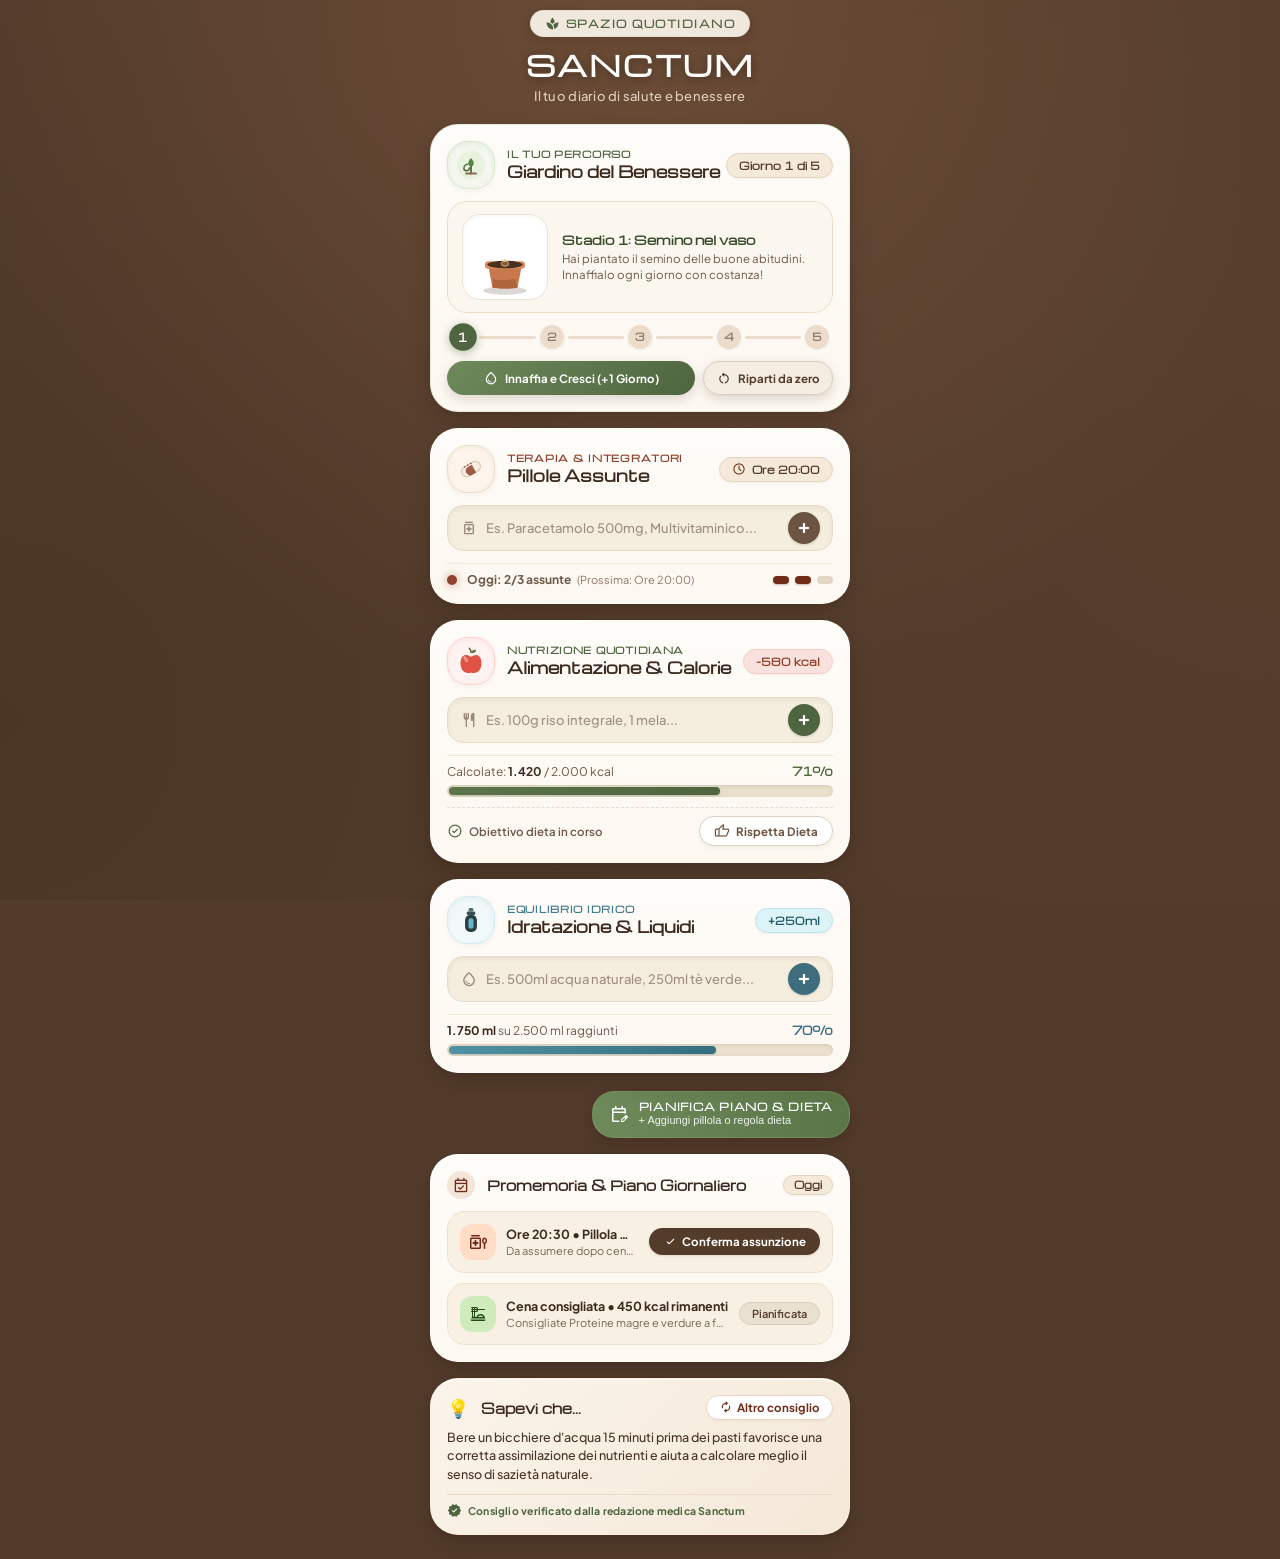
<file: index.html>
<!DOCTYPE html>
<html lang="it">
<head>
  <meta charset="utf-8" />
  <meta name="viewport" content="width=device-width, initial-scale=1.0, maximum-scale=1.0, user-scalable=no, viewport-fit=cover" />
  <title>Sanctum — Il tuo diario di salute e benessere</title>

  <!-- === FONT ESTERNI GOOGLE & ICONE MATERIAL === -->
  <link rel="preconnect" href="https://fonts.googleapis.com" />
  <link rel="preconnect" href="https://fonts.gstatic.com" crossorigin />
  <link href="https://fonts.googleapis.com/css2?family=Michroma&family=Nunito:wght@400;600;700;800&family=Plus+Jakarta+Sans:wght@400;500;600;700;800&display=swap" rel="stylesheet" />
  <link href="https://fonts.googleapis.com/css2?family=Material+Symbols+Rounded:opsz,wght,FILL,GRAD@20..48,100..700,0..1,-50..200" rel="stylesheet" />

  <!-- === FOGLIO DI STILE ESTERNO === -->
  <link rel="stylesheet" href="style.css" />
</head>
<body>

  <!-- ========================================================================
       === CONTENITORE PRINCIPALE MOBILE-FIRST (MAIN) ===
       ======================================================================== -->
  <main>

    <!-- ======================================================================
         === 1. HEADER DELL'APPLICAZIONE ===
         ====================================================================== -->
    <header class="app-header">
      <!-- Badge tematico "Spazio Quotidiano" -->
      <div class="header-badge">
        <span class="material-symbols-rounded">spa</span>
        <span>Spazio Quotidiano</span>
      </div>
      <!-- Titolo Principale dell'App -->
      <h1 class="app-title">SANCTUM</h1>
      <!-- Sottotitolo Accogliente -->
      <p class="app-subtitle">Il tuo diario di salute e benessere</p>
    </header>

    <!-- ======================================================================
         === 2. SEZIONE GIARDINO DEL BENESSERE (SEMINO -> PIANTA -> ALBERO) ===
         ====================================================================== -->
    <section class="card plant-card" id="plantSection" aria-label="Crescita delle buone abitudini">
      <div class="card-top">
        <div class="card-title-group">
          <!-- Icona Giardino -->
          <div class="icon-box icon-box-plant">
            <svg viewBox="0 0 48 48" fill="none" xmlns="http://www.w3.org/2000/svg" aria-hidden="true">
              <circle cx="24" cy="24" r="20" fill="#e8f3de"/>
              <path d="M24 14C24 14 20 18 20 22C20 24.2 21.8 26 24 26C26.2 26 28 24.2 28 22C28 18 24 14 24 14Z" fill="#588544"/>
              <path d="M19 23C16 23 14 26 14 29C14 31 16 32 18 32C21 32 22 28 22 28" stroke="#4e653f" stroke-width="2" stroke-linecap="round"/>
              <path d="M24 26V36" stroke="#4e653f" stroke-width="2.5" stroke-linecap="round"/>
              <path d="M17 36H31" stroke="#8c6a4d" stroke-width="2.5" stroke-linecap="round"/>
            </svg>
          </div>
          <div>
            <span class="card-category sage">Il Tuo Percorso</span>
            <h2 class="card-heading">Giardino del Benessere</h2>
          </div>
        </div>
        <!-- Badge indicatore del giorno corrente -->
        <span class="pill-badge warm" id="plantBadge">Giorno 1 di 5</span>
      </div>

      <!-- Vetrina centrale con disegno SVG dinamico -->
      <div class="plant-showcase">
        <div class="plant-svg-container">
          <!-- Disegno SVG dinamico degli stadi di crescita -->
          <svg viewBox="0 0 100 100" xmlns="http://www.w3.org/2000/svg" aria-hidden="true">
            <!-- Ombra del vaso -->
            <ellipse cx="50" cy="90" rx="26" ry="5" fill="#3a2517" opacity="0.18"/>
            <!-- Corpo del vaso di terracotta -->
            <path d="M30 60 L35 86 C35 88, 65 88, 65 86 L70 60 Z" fill="#c8784d"/>
            <!-- Ombra laterale sul vaso -->
            <path d="M35 86 C35 88, 65 88, 65 86 L62 76 C52 78, 40 78, 36 76 Z" fill="#b0643b"/>
            <!-- Bordo superiore del vaso -->
            <rect x="26" y="55" width="48" height="9" rx="4.5" fill="#db895c"/>
            <!-- Terra soffice nel vaso -->
            <ellipse cx="50" cy="59" rx="21" ry="4.5" fill="#4a3221"/>

            <!-- STADIO 0: Semino appena piantato -->
            <g id="svgStageSeed" style="display: block;">
              <ellipse cx="50" cy="58" rx="4.5" ry="3" fill="#8d562b" stroke="#f6dec7" stroke-width="0.8"/>
              <circle cx="50" cy="54" r="1.5" fill="#f8cf5d" opacity="0.8"/>
            </g>

            <!-- STADIO 1: Primo piccolo germoglio -->
            <g id="svgStageSprout" style="display: none;">
              <path d="M50 58 Q49 46 50 42" stroke="#4e653f" stroke-width="2.5" stroke-linecap="round" fill="none"/>
              <path d="M50 42 C44 40, 42 46, 49 47 Z" fill="#6ba353"/>
              <path d="M50 42 C56 40, 58 46, 51 47 Z" fill="#88c96c"/>
            </g>

            <!-- STADIO 2: Piantina con foglie -->
            <g id="svgStagePlant" style="display: none;">
              <path d="M50 58 Q51 38 50 28" stroke="#415934" stroke-width="3" stroke-linecap="round" fill="none"/>
              <path d="M50 46 C38 43, 35 52, 48 50 Z" fill="#588544"/>
              <path d="M50 40 C62 37, 65 46, 52 44 Z" fill="#6ea855"/>
              <path d="M50 28 C42 22, 44 32, 49 31 Z" fill="#7ebd63"/>
              <path d="M50 28 C58 22, 56 32, 51 31 Z" fill="#8fd571"/>
            </g>

            <!-- STADIO 3: Pianta rigogliosa e fiorita -->
            <g id="svgStageBush" style="display: none;">
              <path d="M50 58 Q51 34 50 22" stroke="#3b522f" stroke-width="3.5" stroke-linecap="round" fill="none"/>
              <path d="M50 48 C36 44, 32 54, 48 51 Z" fill="#4d783b"/>
              <path d="M50 42 C64 38, 68 48, 52 45 Z" fill="#5f9648"/>
              <path d="M50 34 C34 28, 32 38, 48 37 Z" fill="#6da853"/>
              <path d="M50 28 C66 22, 68 32, 52 31 Z" fill="#7fbe62"/>
              <circle cx="36" cy="30" r="2.5" fill="#f89a80"/>
              <circle cx="64" cy="24" r="2.5" fill="#ffc266"/>
              <circle cx="50" cy="20" r="3" fill="#ff7f66"/>
            </g>

            <!-- STADIO 4: Grande Albero del Benessere (Obiettivo) -->
            <g id="svgStageTree" style="display: none;">
              <path d="M47 58 L46 36 L54 36 L53 58 Z" fill="#6e4d34"/>
              <ellipse cx="50" cy="26" rx="27" ry="20" fill="#3f662b"/>
              <ellipse cx="41" cy="23" rx="18" ry="15" fill="#4f7e36"/>
              <ellipse cx="58" cy="23" rx="17" ry="14" fill="#5f9441"/>
              <ellipse cx="50" cy="18" rx="16" ry="12" fill="#71ad4e"/>
              <circle cx="38" cy="22" r="2.8" fill="#ff7a59"/>
              <circle cx="62" cy="19" r="2.8" fill="#fdb849"/>
              <circle cx="50" cy="12" r="3" fill="#ffe259"/>
              <circle cx="48" cy="27" r="2.5" fill="#ff7a59"/>
              <circle cx="56" cy="26" r="2.5" fill="#fdb849"/>
            </g>
          </svg>
        </div>

        <!-- Descrizione dello stadio attuale -->
        <div class="plant-info-group">
          <h3 class="plant-stage-title" id="plantStageTitle">Stadio 1: Semino nel vaso</h3>
          <p class="plant-stage-desc" id="plantStageDesc">
            Hai piantato il semino delle buone abitudini. Innaffialo ogni giorno per farlo germogliare!
          </p>
        </div>
      </div>

      <!-- Stepper a 5 pallini -->
      <div class="plant-stepper" id="plantStepper" aria-label="Progresso di crescita in 5 stadi">
        <div class="step-item">
          <span class="step-dot active">1</span>
          <span class="step-line"></span>
        </div>
        <div class="step-item">
          <span class="step-dot">2</span>
          <span class="step-line"></span>
        </div>
        <div class="step-item">
          <span class="step-dot">3</span>
          <span class="step-line"></span>
        </div>
        <div class="step-item">
          <span class="step-dot">4</span>
          <span class="step-line"></span>
        </div>
        <div class="step-item">
          <span class="step-dot">5</span>
        </div>
      </div>

      <!-- Pulsanti: Innaffia/Cresci e Riparti da zero -->
      <div class="plant-btn-bar">
        <button type="button" class="btn-plant grow" id="growPlantBtn" aria-label="Avanza di un giorno e innaffia la pianta">
          <span class="material-symbols-rounded">water_drop</span>
          <span id="growBtnText">Innaffia e Cresci (+1 Giorno)</span>
        </button>
        <button type="button" class="btn-plant reset" id="resetPlantBtn" aria-label="Riparti da zero con il semino">
          <span class="material-symbols-rounded">restart_alt</span>
          <span>Riparti da zero</span>
        </button>
      </div>
    </section>

    <!-- ======================================================================
         === 3. ELEMENTO 1: TERAPIA & INTEGRATORI (PILLOLE ASSUNTE) ===
         ====================================================================== -->
    <section class="card" aria-label="Terapia e Integratori">
      <div class="card-top">
        <div class="card-title-group">
          <!-- Illustrazione Pillola bicolore -->
          <div class="icon-box icon-box-pill">
            <svg viewBox="0 0 40 40" fill="none" xmlns="http://www.w3.org/2000/svg" aria-hidden="true">
              <rect x="8" y="14" width="24" height="12" rx="6" transform="rotate(-30 20 20)" fill="#f7ede2" stroke="#dfcbb5" stroke-width="1.5"/>
              <path d="M12 18 L22 12" stroke="#8e422d" stroke-width="1.5" stroke-dasharray="2 2"/>
              <path d="M16 26 C13 24 13 20 16 18 L21 15 L26 24 L21 27 C19 28 17 28 16 26 Z" fill="#8e422d" opacity="0.85"/>
            </svg>
          </div>
          <div>
            <span class="card-category berry">Terapia &amp; Integratori</span>
            <h2 class="card-heading">Pillole Assunte</h2>
          </div>
        </div>
        <!-- Badge Orario -->
        <div class="pill-badge warm">
          <span class="material-symbols-rounded">schedule</span>
          <span>Ore 20:00</span>
        </div>
      </div>

      <!-- Barra di input pillola -->
      <div class="input-bar">
        <span class="material-symbols-rounded input-icon">medication</span>
        <label for="pillInput" style="display:none;">Nome del farmaco o integratore</label>
        <input type="text" id="pillInput" placeholder="Es. Paracetamolo 500mg, Multivitaminico..." />
        <button type="button" class="btn-add brown" id="addPillBtn" aria-label="Aggiungi pillola">
          <span class="material-symbols-rounded">add</span>
        </button>
      </div>

      <!-- Micro-stato pillole giornaliere -->
      <div class="pill-status-row">
        <div style="display: flex; align-items: center; gap: 6px;">
          <span class="status-pulse-dot" id="pillPulseDot"></span>
          <strong id="pillProgressText">Oggi: 2/3 assunte</strong>
          <span style="color: var(--text-muted); font-size: 11px;">(Prossima: Ore 20:00)</span>
        </div>
        <div class="pill-dots-container" id="pillDots">
          <span class="pill-capsule-dot filled"></span>
          <span class="pill-capsule-dot filled"></span>
          <span class="pill-capsule-dot" id="pillDotThree"></span>
        </div>
      </div>
    </section>

    <!-- ======================================================================
         === 4. ELEMENTO 2: ALIMENTAZIONE & CALORIE (CON POLLICE IN SU) ===
         ====================================================================== -->
    <section class="card" aria-label="Nutrizione Quotidiana">
      <div class="card-top">
        <div class="card-title-group">
          <!-- Illustrazione Mela Rossa -->
          <div class="icon-box icon-box-food">
            <svg viewBox="0 0 40 40" fill="none" xmlns="http://www.w3.org/2000/svg" aria-hidden="true">
              <path d="M20 10 C21 7 24 6 26 7 C26 9 24 11 21 11 Z" fill="#5a7649"/>
              <path d="M20 10 C20 8 19 6 18 5" stroke="#634735" stroke-width="1.5" stroke-linecap="round"/>
              <path d="M14 13 C9 13 7 19 8 26 C9 32 14 35 18 34 C19 33.7 21 33.7 22 34 C26 35 31 32 32 26 C33 19 31 13 26 13 C23 13 21 15 20 15 C19 15 17 13 14 13 Z" fill="#e05343"/>
              <ellipse cx="14" cy="18" rx="2" ry="4" transform="rotate(-30 14 18)" fill="#ffffff" opacity="0.35"/>
            </svg>
          </div>
          <div>
            <span class="card-category sage">Nutrizione Quotidiana</span>
            <h2 class="card-heading">Alimentazione &amp; Calorie</h2>
          </div>
        </div>
        <!-- Badge Calorie Residue -->
        <span class="pill-badge calorie" id="calorieBadge">-580 kcal</span>
      </div>

      <!-- Barra di input alimenti -->
      <div class="input-bar">
        <span class="material-symbols-rounded input-icon">restaurant</span>
        <label for="foodInput" style="display:none;">Alimento o pasto consumato</label>
        <input type="text" id="foodInput" placeholder="Es. 100g riso integrale, 1 mela..." />
        <button type="button" class="btn-add green" id="addFoodBtn" aria-label="Aggiungi cibo consumato">
          <span class="material-symbols-rounded">add</span>
        </button>
      </div>

      <!-- Calorie e Barra di Avanzamento -->
      <div class="progress-container">
        <div class="progress-labels">
          <span>Calcolate: <strong id="calorieAmountText">1.420</strong> / 2.000 kcal</span>
          <span class="progress-percent green" id="caloriePercentText">71%</span>
        </div>
        <div class="progress-track">
          <div class="progress-fill green" id="calorieProgressBar" style="width: 71%;"></div>
        </div>
      </div>

      <!-- Barra di azione per Rispettare la Dieta (Funzionalità 1) -->
      <div class="diet-action-bar">
        <div class="diet-status-text">
          <span class="material-symbols-rounded" style="font-size: 16px; color: var(--color-sage);">check_circle</span>
          <span id="dietStatusLabel">Obiettivo dieta in corso</span>
        </div>
        <button type="button" class="btn-diet-thumb" id="dietCheckBtn" aria-label="Conferma che hai rispettato la dieta oggi">
          <span class="material-symbols-rounded">thumb_up</span>
          <span id="dietBtnText">Rispetta Dieta</span>
        </button>
      </div>

      <!-- BANNER CELEBRATIVO POLLICE IN SU (Compare quando si rispetta la dieta) -->
      <div class="thumb-celebration" id="thumbCelebration" role="status">
        <div class="thumb-badge-large">👍</div>
        <div class="thumb-celebration-text">
          <strong>Ottimo Lavoro! Dieta Rispettata!</strong>
          <small>Hai mantenuto il piano nutrizionale e nutrito le tue buone abitudini.</small>
        </div>
      </div>
    </section>

    <!-- ======================================================================
         === 5. ELEMENTO 3: EQUILIBRIO IDRICO (IDRATAZIONE & LIQUIDI) ===
         ====================================================================== -->
    <section class="card" aria-label="Equilibrio Idrico">
      <div class="card-top">
        <div class="card-title-group">
          <!-- Illustrazione Bottiglia Minimalista -->
          <div class="icon-box icon-box-water">
            <svg viewBox="0 0 40 40" fill="none" xmlns="http://www.w3.org/2000/svg" aria-hidden="true">
              <rect x="17" y="6" width="6" height="4" rx="2" fill="#546b73"/>
              <rect x="15" y="10" width="10" height="4" rx="1.5" fill="#3a4f56"/>
              <rect x="13" y="14" width="14" height="20" rx="6" fill="#2d3d42"/>
              <rect x="17" y="18" width="6" height="12" rx="3" fill="#66b5c9"/>
            </svg>
          </div>
          <div>
            <span class="card-category sky">Equilibrio Idrico</span>
            <h2 class="card-heading">Idratazione &amp; Liquidi</h2>
          </div>
        </div>
        <!-- Scorciatoia rapida +250ml -->
        <button type="button" class="pill-badge cyan-btn" id="quickWaterBtn" aria-label="Aggiungi rapidamente 250 millilitri di acqua">
          +250ml
        </button>
      </div>

      <!-- Barra di input liquidi -->
      <div class="input-bar">
        <span class="material-symbols-rounded input-icon">water_drop</span>
        <label for="waterInput" style="display:none;">Quantità o bevanda assunta</label>
        <input type="text" id="waterInput" placeholder="Es. 500ml acqua naturale, 250ml tè verde..." />
        <button type="button" class="btn-add cyan" id="addWaterBtn" aria-label="Aggiungi liquido">
          <span class="material-symbols-rounded">add</span>
        </button>
      </div>

      <!-- Avanzamento Idratazione -->
      <div class="progress-container">
        <div class="progress-labels">
          <span><strong id="waterAmountText">1.750 ml</strong> su 2.500 ml raggiunti</span>
          <span class="progress-percent cyan" id="waterPercentText">70%</span>
        </div>
        <div class="progress-track">
          <div class="progress-fill cyan" id="waterProgressBar" style="width: 70%;"></div>
        </div>
      </div>
    </section>

    <!-- ======================================================================
         === 6. PULSANTE D'AZIONE: PIANIFICA PIANO & DIETA ===
         ====================================================================== -->
    <div class="planner-button-container">
      <button type="button" class="btn-planner" id="plannerBtn" aria-label="Pianifica piano terapeutico e regola la dieta">
        <span class="material-symbols-rounded">edit_calendar</span>
        <div>
          <span class="planner-text-title">Pianifica Piano &amp; Dieta</span>
          <span class="planner-text-sub">+ Aggiungi pillola o regola dieta</span>
        </div>
      </button>
    </div>

    <!-- ======================================================================
         === 7. PROMEMORIA & PIANO GIORNALIERO ===
         ====================================================================== -->
    <section class="card" aria-label="Promemoria e Piano Giornaliero">
      <div class="card-top">
        <div class="card-title-group">
          <div style="width: 28px; height: 28px; border-radius: 50%; background: #f3e6d8; display: flex; align-items: center; justify-content: center; color: var(--color-berry-dark);">
            <span class="material-symbols-rounded" style="font-size: 18px;">event_available</span>
          </div>
          <h3 class="card-heading" style="font-size: 13px;">Promemoria &amp; Piano Giornaliero</h3>
        </div>
        <span class="pill-badge warm" style="font-size: 9.5px; padding: 2px 10px;">Oggi</span>
      </div>

      <div class="reminders-list">
        <!-- Promemoria 1: Farmaco con pulsante di conferma assunzione -->
        <div class="reminder-item" id="pillReminderRow">
          <div class="reminder-content">
            <div class="reminder-icon-box dose">
              <span class="material-symbols-rounded">medication_liquid</span>
            </div>
            <div class="reminder-text">
              <p class="reminder-text-title">Ore 20:30 • Pillola Magnesio + Calcio</p>
              <p class="reminder-text-desc">Da assumere dopo cena con un bicchiere d'acqua</p>
            </div>
          </div>
          <button type="button" class="btn-confirm-dose" id="confirmDoseBtn" aria-label="Conferma assunzione della dose serale">
            <span class="material-symbols-rounded" id="confirmDoseIcon">check</span>
            <span id="confirmDoseText">Conferma assunzione</span>
          </button>
        </div>

        <!-- Promemoria 2: Cena pianificata -->
        <div class="reminder-item">
          <div class="reminder-content">
            <div class="reminder-icon-box dinner">
              <span class="material-symbols-rounded">dinner_dining</span>
            </div>
            <div class="reminder-text">
              <p class="reminder-text-title">Cena consigliata • 450 kcal rimanenti</p>
              <p class="reminder-text-desc">Consigliate Proteine magre e verdure a foglia verde</p>
            </div>
          </div>
          <span class="badge-planned">Pianificata</span>
        </div>
      </div>
    </section>

    <!-- ======================================================================
         === 8. SEZIONE INFORMATIVA: "SAPEVI CHE..." ===
         ====================================================================== -->
    <section class="card card-facts" aria-label="Curiosità e Consigli di Salute">
      <div class="card-top" style="margin-bottom: 6px;">
        <div class="card-title-group">
          <span style="font-size: 18px;" aria-hidden="true">💡</span>
          <h3 class="card-heading" style="font-size: 13px;">Sapevi che...</h3>
        </div>
        <button type="button" class="btn-rotate-fact" id="rotateFactBtn" aria-label="Leggi un altro consiglio di salute">
          <span class="material-symbols-rounded">autorenew</span>
          <span>Altro consiglio</span>
        </button>
      </div>

      <p class="fact-paragraph" id="factParagraph">
        Bere un bicchiere d'acqua 15 minuti prima dei pasti favorisce una corretta assimilazione dei nutrienti e aiuta a calcolare meglio il senso di sazietà naturale.
      </p>

      <div class="fact-footer">
        <span class="material-symbols-rounded">verified</span>
        <span>Consiglio verificato dalla redazione medica Sanctum</span>
      </div>
    </section>

  </main>

  <!-- ========================================================================
       === JAVASCRIPT ESTERNO COLLEGATO SUBITO PRIMA DI </BODY> ===
       ======================================================================== -->
  <script src="script.js"></script>
</body>
</html>
</file>
<file: style.css>
/* ==========================================================================
   === VARIABILI E DESIGN TOKENS (:root) ===
   ========================================================================== */
:root {
  /* Palette Sfondo Corteccia e Vimini */
  --bg-bark-dark: #523b2b;
  --bg-bark-gradient-1: rgba(138, 97, 68, 0.45);
  --bg-bark-gradient-2: rgba(95, 68, 48, 0.35);
  --bg-bark-gradient-3: rgba(68, 48, 33, 0.5);

  /* Schede Crema */
  --card-bg-start: #fefcf9;
  --card-bg-end: #fdf8f0;
  --card-border: rgba(255, 253, 250, 0.85);

  /* Testi e Contrasti */
  --text-main: #3c2a1e;
  --text-secondary: #6e5849;
  --text-muted: #8c7768;
  --text-light: #dfcfbe;
  --text-white: #fefcf8;

  /* Accenti Organici e Funzionali */
  --color-sage: #4e653f;
  --color-sage-light: #d0ebbb;
  --color-sage-dark: #374d2a;
  --color-berry: #8e422d;
  --color-berry-dark: #702c19;
  --color-berry-light: #f9e2dd;
  --color-sky: #427a8c;
  --color-sky-light: #dcf3f8;
  --color-sky-dark: #245868;
  --color-brown-button: #6d5341;
  --color-brown-hover: #543c2b;

  /* Campi Input Incavati (Soft Inset) */
  --input-bg: #f5eedf;
  --input-border: #e8dccb;
  --input-placeholder: #a08f80;

  /* Tipografia */
  --font-title: 'Michroma', sans-serif;
  --font-body: 'Plus Jakarta Sans', 'Nunito', sans-serif;

  /* Raggi di Curvatura */
  --radius-card: 28px;
  --radius-squircle: 20px;
  --radius-pill: 9999px;
  --radius-input: 16px;

  /* Ombreggiature Soffici */
  --shadow-card: 0 10px 24px -4px rgba(35, 20, 10, 0.22), 0 2px 6px -1px rgba(35, 20, 10, 0.1), inset 0 1px 0 rgba(255, 255, 255, 0.9);
  --shadow-inset: inset 0 2px 4px rgba(84, 60, 43, 0.08);
  --shadow-btn: 0 4px 12px rgba(30, 18, 10, 0.15);
  --shadow-floating: 0 6px 16px rgba(35, 20, 10, 0.22);
}

/* ==========================================================================
   === RESET E STILI DI BASE (Mobile-First) ===
   ========================================================================== */
* {
  box-sizing: border-box;
  margin: 0;
  padding: 0;
  -webkit-tap-highlight-color: transparent;
}

body {
  width: 100%;
  min-height: 100vh;
  margin: 0;
  padding: env(safe-area-inset-top, 16px) 16px env(safe-area-inset-bottom, 24px) 16px;
  background-color: var(--bg-bark-dark);
  background-image: 
    radial-gradient(circle at 50% 0%, var(--bg-bark-gradient-1) 0%, transparent 65%),
    radial-gradient(circle at 100% 40%, var(--bg-bark-gradient-2) 0%, transparent 50%),
    radial-gradient(circle at 0% 80%, var(--bg-bark-gradient-3) 0%, transparent 50%);
  background-attachment: fixed;
  font-family: var(--font-body);
  color: var(--text-main);
  display: flex;
  justify-content: center;
  -webkit-font-smoothing: antialiased;
  overscroll-behavior: none;
}

/* Layout mobile-first centrato con larghezza massima 420px */
main {
  width: 100%;
  max-width: 420px;
  margin: 0 auto;
  display: flex;
  flex-direction: column;
  gap: 16px;
  padding-bottom: 24px;
}

/* ==========================================================================
   === HEADER DELL'APPLICAZIONE ===
   ========================================================================== */
.app-header {
  display: flex;
  flex-direction: column;
  align-items: center;
  text-align: center;
  padding-top: 10px;
  padding-bottom: 4px;
}

.header-badge {
  display: inline-flex;
  align-items: center;
  gap: 6px;
  padding: 5px 14px;
  background: rgba(252, 246, 236, 0.92);
  border: 1px solid rgba(232, 220, 203, 0.7);
  border-radius: var(--radius-pill);
  box-shadow: 0 4px 12px rgba(30, 18, 10, 0.15);
  margin-bottom: 8px;
}

.header-badge .material-symbols-rounded {
  font-size: 15px;
  color: var(--color-sage);
  font-variation-settings: 'FILL' 1;
}

.header-badge span:last-child {
  font-family: var(--font-title);
  font-size: 9.5px;
  font-weight: 700;
  letter-spacing: 0.16em;
  color: var(--color-sage);
  text-transform: uppercase;
}

.app-title {
  font-family: var(--font-title);
  font-size: 28px;
  letter-spacing: 0.08em;
  color: var(--text-white);
  text-shadow: 0 2px 8px rgba(0, 0, 0, 0.35);
  user-select: none;
}

.app-subtitle {
  font-size: 13px;
  font-weight: 500;
  color: var(--text-light);
  letter-spacing: 0.02em;
  margin-top: 4px;
}

/* ==========================================================================
   === COMPONENTI: SCHEDE CREMA E INPUT INCASSATI ===
   ========================================================================== */
.card {
  background: linear-gradient(180deg, var(--card-bg-start) 0%, var(--card-bg-end) 100%);
  border-radius: var(--radius-card);
  border: 1px solid var(--card-border);
  box-shadow: var(--shadow-card);
  padding: 16px;
  position: relative;
  overflow: hidden;
  transition: transform 0.2s ease, box-shadow 0.2s ease;
}

.card-top {
  display: flex;
  align-items: center;
  justify-content: space-between;
  margin-bottom: 12px;
}

.card-title-group {
  display: flex;
  align-items: center;
  gap: 12px;
}

.icon-box {
  width: 48px;
  height: 48px;
  border-radius: var(--radius-squircle);
  display: flex;
  align-items: center;
  justify-content: center;
  flex-shrink: 0;
  padding: 6px;
}

.icon-box svg {
  width: 100%;
  height: 100%;
  display: block;
}

.icon-box-pill {
  background: #fdf5eb;
  border: 1px solid #eddcc7;
  box-shadow: inset 0 2px 5px rgba(110, 80, 50, 0.06), 0 2px 6px rgba(0, 0, 0, 0.04);
}

.icon-box-food {
  background: #fff3f1;
  border: 1px solid #ffd2cc;
  box-shadow: inset 0 2px 5px rgba(239, 68, 68, 0.08), 0 2px 6px rgba(0, 0, 0, 0.04);
}

.icon-box-water {
  background: #f0f9fa;
  border: 1px solid #d2ecf2;
  box-shadow: inset 0 2px 5px rgba(45, 102, 117, 0.08), 0 2px 6px rgba(0, 0, 0, 0.04);
}

.icon-box-plant {
  background: #f3f7ee;
  border: 1px solid #d8e8cd;
  box-shadow: inset 0 2px 5px rgba(78, 101, 63, 0.08), 0 2px 6px rgba(0, 0, 0, 0.04);
}

.card-category {
  font-family: var(--font-title);
  font-size: 9px;
  font-weight: 700;
  text-transform: uppercase;
  letter-spacing: 0.08em;
  display: block;
  line-height: 1.2;
}

.card-category.berry { color: var(--color-berry); }
.card-category.sage { color: var(--color-sage); }
.card-category.sky { color: var(--color-sky); }

.card-heading {
  font-family: var(--font-title);
  font-size: 15px;
  font-weight: 600;
  color: var(--text-main);
  margin-top: 3px;
  line-height: 1.2;
}

.pill-badge {
  display: inline-flex;
  align-items: center;
  gap: 6px;
  padding: 4px 12px;
  border-radius: var(--radius-pill);
  font-family: var(--font-title);
  font-size: 10px;
  font-weight: 700;
  box-shadow: 0 1px 3px rgba(0, 0, 0, 0.05);
  border: 1px solid transparent;
  user-select: none;
}

.pill-badge.warm {
  background: #f5e9d9;
  color: var(--color-brown-hover);
  border-color: #e5d4bf;
}

.pill-badge.warm .material-symbols-rounded {
  font-size: 14px;
  color: var(--color-berry-dark);
}

.pill-badge.calorie {
  background: var(--color-berry-light);
  color: var(--color-berry);
  border-color: #f2ccc4;
}

.pill-badge.cyan-btn {
  background: var(--color-sky-light);
  color: var(--color-sky-dark);
  border-color: #bfe2ea;
  cursor: pointer;
  transition: transform 0.1s ease, background 0.15s ease;
}

.pill-badge.cyan-btn:active {
  transform: scale(0.95);
  background: #cbeaf2;
}

/* Barre di Input Soft-Pill Inset */
.input-bar {
  display: flex;
  align-items: center;
  gap: 8px;
  background: var(--input-bg);
  border: 1px solid var(--input-border);
  border-radius: var(--radius-input);
  box-shadow: var(--shadow-inset);
  padding: 6px 12px;
}

.input-bar .input-icon {
  font-size: 18px;
  color: #9c8979;
  flex-shrink: 0;
}

.input-bar input {
  flex: 1;
  min-width: 0;
  border: none;
  background: transparent;
  font-family: var(--font-body);
  font-size: 13px;
  font-weight: 500;
  color: var(--text-main);
  outline: none;
}

.input-bar input::placeholder {
  color: var(--input-placeholder);
}

.btn-add {
  width: 32px;
  height: 32px;
  border-radius: var(--radius-pill);
  border: none;
  color: #ffffff;
  display: flex;
  align-items: center;
  justify-content: center;
  flex-shrink: 0;
  cursor: pointer;
  box-shadow: 0 1px 3px rgba(0, 0, 0, 0.15);
  transition: transform 0.1s ease, filter 0.15s ease;
}

.btn-add:active {
  transform: scale(0.93);
}

.btn-add.brown { background: var(--color-brown-button); }
.btn-add.brown:hover { background: var(--color-brown-hover); }

.btn-add.green { background: var(--color-sage); }
.btn-add.green:hover { background: var(--color-sage-dark); }

.btn-add.cyan { background: #3f6d7d; }
.btn-add.cyan:hover { background: #325865; }

.btn-add .material-symbols-rounded {
  font-size: 18px;
  font-weight: 700;
}

/* Barre di Avanzamento */
.progress-container {
  margin-top: 12px;
  padding-top: 8px;
  border-top: 1px solid #f1e6d4;
}

.progress-labels {
  display: flex;
  justify-content: space-between;
  align-items: center;
  font-size: 12px;
  margin-bottom: 6px;
  color: var(--text-secondary);
}

.progress-labels strong {
  color: var(--text-main);
  font-weight: 700;
}

.progress-percent {
  font-family: var(--font-title);
  font-size: 10.5px;
  font-weight: 700;
  letter-spacing: -0.02em;
}

.progress-percent.green { color: var(--color-sage); }
.progress-percent.cyan { color: #356f7f; }

.progress-track {
  width: 100%;
  height: 12px;
  background: #eadecc;
  border-radius: var(--radius-pill);
  box-shadow: inset 0 1px 3px rgba(84, 60, 43, 0.12);
  padding: 2px;
  overflow: hidden;
}

.progress-fill {
  height: 100%;
  border-radius: var(--radius-pill);
  transition: width 0.5s cubic-bezier(0.4, 0, 0.2, 1);
}

.progress-fill.green {
  background: linear-gradient(90deg, #5a7649 0%, #4e653f 100%);
  box-shadow: 0 1px 2px rgba(78, 101, 63, 0.3);
}

.progress-fill.cyan {
  background: linear-gradient(90deg, #4f92a3 0%, #356f7f 100%);
  box-shadow: 0 1px 2px rgba(53, 111, 127, 0.3);
}

/* Micro-Stato Pillole */
.pill-status-row {
  display: flex;
  align-items: center;
  justify-content: space-between;
  margin-top: 12px;
  padding-top: 8px;
  border-top: 1px solid #f1e6d4;
  font-size: 12px;
  color: var(--text-secondary);
}

.status-pulse-dot {
  display: inline-block;
  width: 10px;
  height: 10px;
  border-radius: var(--radius-pill);
  background: var(--color-berry);
  box-shadow: 0 0 8px rgba(142, 66, 45, 0.5);
  animation: pulseAnim 2s infinite ease-in-out;
  margin-right: 4px;
}

@keyframes pulseAnim {
  0%, 100% { transform: scale(1); opacity: 0.9; }
  50% { transform: scale(1.25); opacity: 0.4; }
}

.pill-dots-container {
  display: flex;
  gap: 6px;
  align-items: center;
}

.pill-capsule-dot {
  width: 16px;
  height: 8px;
  border-radius: var(--radius-pill);
  background: #e3d7c3;
  transition: background 0.3s ease;
}

.pill-capsule-dot.filled {
  background: var(--color-berry-dark);
  box-shadow: 0 1px 2px rgba(112, 44, 25, 0.3);
}

/* ==========================================================================
   === FUNZIONALITÀ 1: POLLICE IN SU (DIETA RISPETTATA) ===
   ========================================================================== */
.diet-action-bar {
  margin-top: 10px;
  padding-top: 8px;
  border-top: 1px dashed #e8dccb;
  display: flex;
  align-items: center;
  justify-content: space-between;
  gap: 8px;
}

.diet-status-text {
  font-size: 11.5px;
  font-weight: 600;
  color: var(--text-secondary);
  display: flex;
  align-items: center;
  gap: 6px;
}

.btn-diet-thumb {
  display: inline-flex;
  align-items: center;
  gap: 6px;
  padding: 6px 14px;
  border-radius: var(--radius-pill);
  border: 1px solid #dcd1be;
  background: #ffffff;
  color: var(--color-brown-button);
  font-family: var(--font-body);
  font-size: 11.5px;
  font-weight: 700;
  cursor: pointer;
  box-shadow: 0 2px 5px rgba(0, 0, 0, 0.05);
  transition: all 0.2s cubic-bezier(0.34, 1.56, 0.64, 1);
}

.btn-diet-thumb:hover {
  background: #fffcf8;
  border-color: #c9bda9;
}

.btn-diet-thumb:active {
  transform: scale(0.95);
}

.btn-diet-thumb.active {
  background: var(--color-sage);
  color: #ffffff;
  border-color: var(--color-sage-dark);
  box-shadow: 0 4px 12px rgba(78, 101, 63, 0.35);
}

.btn-diet-thumb .material-symbols-rounded {
  font-size: 16px;
  transition: transform 0.25s cubic-bezier(0.34, 1.56, 0.64, 1);
}

.btn-diet-thumb.active .material-symbols-rounded {
  transform: scale(1.3) rotate(-8deg);
  font-variation-settings: 'FILL' 1;
}

/* Banner animato con pollice in su 👍 */
.thumb-celebration {
  display: none;
  align-items: center;
  gap: 10px;
  background: linear-gradient(135deg, #e4f5d5 0%, #d0ebbb 100%);
  border: 1.5px solid #a8d689;
  border-radius: 18px;
  padding: 10px 14px;
  margin-top: 10px;
  box-shadow: 0 4px 14px rgba(78, 101, 63, 0.18);
  animation: popIn 0.35s cubic-bezier(0.34, 1.56, 0.64, 1) forwards;
}

.thumb-celebration.show {
  display: flex;
}

@keyframes popIn {
  0% {
    opacity: 0;
    transform: scale(0.85) translateY(6px);
  }
  100% {
    opacity: 1;
    transform: scale(1) translateY(0);
  }
}

.thumb-badge-large {
  width: 36px;
  height: 36px;
  border-radius: var(--radius-pill);
  background: #ffffff;
  display: flex;
  align-items: center;
  justify-content: center;
  font-size: 20px;
  box-shadow: 0 2px 6px rgba(0, 0, 0, 0.1);
  flex-shrink: 0;
  animation: bounceThumb 1s infinite alternate ease-in-out;
}

@keyframes bounceThumb {
  0% { transform: translateY(0); }
  100% { transform: translateY(-3px) scale(1.08); }
}

.thumb-celebration-text strong {
  display: block;
  font-family: var(--font-title);
  font-size: 11px;
  color: #244b14;
  letter-spacing: 0.02em;
}

.thumb-celebration-text small {
  display: block;
  font-size: 11px;
  color: #375926;
  margin-top: 1px;
}

/* ==========================================================================
   === FUNZIONALITÀ 2 & 3: IL SEMINO CHE CRESCE IN ALBERO E RESET ===
   ========================================================================== */
.plant-card {
  border: 1.5px solid #e2ebd8;
}

.plant-showcase {
  display: flex;
  align-items: center;
  gap: 14px;
  background: #fbf7ee;
  border: 1px solid #ebdccb;
  border-radius: 20px;
  padding: 12px 14px;
  margin-top: 10px;
}

.plant-svg-container {
  width: 86px;
  height: 86px;
  flex-shrink: 0;
  background: #ffffff;
  border-radius: 18px;
  border: 1px solid #ede3d4;
  display: flex;
  align-items: center;
  justify-content: center;
  box-shadow: inset 0 2px 4px rgba(84, 60, 43, 0.04);
  overflow: hidden;
}

.plant-svg-container svg {
  width: 100%;
  height: 100%;
}

.plant-info-group {
  flex: 1;
  min-width: 0;
}

.plant-stage-title {
  font-family: var(--font-title);
  font-size: 12px;
  font-weight: 700;
  color: var(--color-sage-dark);
  margin-bottom: 3px;
}

.plant-stage-desc {
  font-size: 11.5px;
  color: var(--text-secondary);
  line-height: 1.35;
}

.plant-stepper {
  display: flex;
  align-items: center;
  justify-content: space-between;
  margin-top: 12px;
  padding: 0 4px;
}

.step-item {
  display: flex;
  align-items: center;
  flex: 1;
}

.step-item:last-child {
  flex: 0 0 auto;
}

.step-dot {
  width: 24px;
  height: 24px;
  border-radius: var(--radius-pill);
  background: #ebdccb;
  color: var(--text-muted);
  font-family: var(--font-title);
  font-size: 9.5px;
  font-weight: 700;
  display: flex;
  align-items: center;
  justify-content: center;
  transition: all 0.3s ease;
  box-shadow: 0 1px 3px rgba(0, 0, 0, 0.06);
}

.step-dot.active {
  background: var(--color-sage);
  color: #ffffff;
  transform: scale(1.15);
  box-shadow: 0 2px 8px rgba(78, 101, 63, 0.4);
}

.step-line {
  flex: 1;
  height: 3px;
  background: #ebdccb;
  margin: 0 4px;
  border-radius: var(--radius-pill);
  transition: background 0.3s ease;
}

.step-line.active {
  background: var(--color-sage);
}

.plant-btn-bar {
  display: flex;
  gap: 8px;
  margin-top: 12px;
}

.btn-plant {
  flex: 1;
  display: inline-flex;
  align-items: center;
  justify-content: center;
  gap: 6px;
  padding: 8px 12px;
  border-radius: var(--radius-pill);
  font-family: var(--font-body);
  font-size: 11.5px;
  font-weight: 700;
  cursor: pointer;
  border: none;
  box-shadow: var(--shadow-btn);
  transition: transform 0.1s ease, background 0.2s ease;
}

.btn-plant:active {
  transform: scale(0.96);
}

.btn-plant.grow {
  background: linear-gradient(135deg, #6e8a5b 0%, #4e653f 100%);
  color: #ffffff;
}

.btn-plant.grow:hover {
  background: linear-gradient(135deg, #7c9c67 0%, #3f5233 100%);
}

.btn-plant.reset {
  background: #f5ede2;
  color: var(--color-brown-hover);
  border: 1px solid #d9ccb9;
  flex: 0 0 auto;
}

.btn-plant.reset:hover {
  background: #ede1d2;
}

.btn-plant .material-symbols-rounded {
  font-size: 16px;
}

/* ==========================================================================
   === PULSANTE D'AZIONE: PIANIFICA PIANO & DIETA ===
   ========================================================================== */
.planner-button-container {
  display: flex;
  justify-content: flex-end;
  padding-top: 2px;
}

.btn-planner {
  display: flex;
  align-items: center;
  gap: 10px;
  background: linear-gradient(90deg, #6e8a5b 0%, #5a7649 100%);
  color: #ffffff;
  padding: 10px 16px;
  border-radius: 22px;
  border: 1px solid rgba(134, 166, 112, 0.4);
  box-shadow: var(--shadow-floating);
  cursor: pointer;
  transition: transform 0.15s ease, filter 0.15s ease;
  text-align: left;
}

.btn-planner:hover {
  filter: brightness(1.06);
}

.btn-planner:active {
  transform: scale(0.96);
}

.btn-planner .material-symbols-rounded {
  font-size: 20px;
  flex-shrink: 0;
}

.planner-text-title {
  display: block;
  font-family: var(--font-title);
  font-size: 9.5px;
  font-weight: 700;
  text-transform: uppercase;
  letter-spacing: 0.08em;
  line-height: 1.1;
}

.planner-text-sub {
  display: block;
  font-size: 11px;
  font-weight: 500;
  opacity: 0.9;
  margin-top: 2px;
  line-height: 1.1;
}

/* ==========================================================================
   === PROMEMORIA & PIANO GIORNALIERO ===
   ========================================================================== */
.reminders-list {
  display: flex;
  flex-direction: column;
  gap: 10px;
  margin-top: 10px;
}

.reminder-item {
  display: flex;
  align-items: center;
  justify-content: space-between;
  gap: 10px;
  padding: 12px;
  background: #f7f0e3;
  border-radius: 18px;
  border: 1px solid #ebe0cf;
  transition: opacity 0.25s ease, background 0.25s ease;
}

.reminder-item.completed {
  opacity: 0.85;
  background: #f2ede2;
}

.reminder-content {
  display: flex;
  align-items: center;
  gap: 10px;
  min-width: 0;
  flex: 1;
}

.reminder-icon-box {
  width: 36px;
  height: 36px;
  border-radius: 12px;
  display: flex;
  align-items: center;
  justify-content: center;
  flex-shrink: 0;
}

.reminder-icon-box.dose {
  background: #ffdcc5;
  color: var(--color-berry-dark);
}

.reminder-icon-box.dinner {
  background: var(--color-sage-light);
  color: #244b14;
}

.reminder-icon-box .material-symbols-rounded {
  font-size: 20px;
}

.reminder-text {
  min-width: 0;
  flex: 1;
}

.reminder-text-title {
  font-size: 12.5px;
  font-weight: 700;
  color: var(--text-main);
  white-space: nowrap;
  overflow: hidden;
  text-overflow: ellipsis;
}

.reminder-text-desc {
  font-size: 11px;
  color: #786455;
  margin-top: 2px;
  white-space: nowrap;
  overflow: hidden;
  text-overflow: ellipsis;
}

.btn-confirm-dose {
  flex-shrink: 0;
  display: inline-flex;
  align-items: center;
  gap: 4px;
  padding: 6px 14px;
  border-radius: var(--radius-pill);
  background: var(--color-brown-hover);
  color: #ffffff;
  font-family: var(--font-body);
  font-size: 11.5px;
  font-weight: 700;
  border: none;
  cursor: pointer;
  box-shadow: 0 1px 3px rgba(0, 0, 0, 0.1);
  transition: background 0.2s ease, transform 0.1s ease;
}

.btn-confirm-dose:active {
  transform: scale(0.95);
}

.btn-confirm-dose.confirmed {
  background: var(--color-sage);
  color: #ffffff;
}

.btn-confirm-dose .material-symbols-rounded {
  font-size: 15px;
}

.badge-planned {
  flex-shrink: 0;
  font-size: 11px;
  padding: 4px 12px;
  border-radius: var(--radius-pill);
  background: #eae0cf;
  color: var(--color-brown-hover);
  font-weight: 600;
  border: 1px solid #d8ccbb;
  user-select: none;
}

/* ==========================================================================
   === SEZIONE "SAPEVI CHE..." ===
   ========================================================================== */
.card-facts {
  background: linear-gradient(135deg, #fbf4ea 0%, #f4e8d8 100%);
  border: 1px solid rgba(255, 238, 221, 0.9);
}

.btn-rotate-fact {
  display: inline-flex;
  align-items: center;
  gap: 4px;
  padding: 4px 12px;
  border-radius: var(--radius-pill);
  background: #ffffff;
  color: var(--color-berry-dark);
  font-family: var(--font-body);
  font-size: 11.5px;
  font-weight: 700;
  border: 1px solid #edd7c2;
  box-shadow: 0 1px 3px rgba(0, 0, 0, 0.05);
  cursor: pointer;
  transition: transform 0.1s ease, background 0.15s ease;
}

.btn-rotate-fact:hover {
  background: #fff9f3;
}

.btn-rotate-fact:active {
  transform: scale(0.95);
}

.btn-rotate-fact .material-symbols-rounded {
  font-size: 14px;
}

.fact-paragraph {
  font-size: 12.5px;
  color: #473426;
  line-height: 1.5;
  font-weight: 500;
  margin-top: 8px;
  transition: opacity 0.2s ease;
  min-height: 54px;
}

.fact-footer {
  display: flex;
  align-items: center;
  gap: 6px;
  margin-top: 10px;
  padding-top: 8px;
  border-top: 1px solid #ebd8c5;
  color: var(--color-sage);
  font-size: 10.5px;
  font-weight: 700;
  letter-spacing: 0.02em;
}

.fact-footer .material-symbols-rounded {
  font-size: 15px;
  font-variation-settings: 'FILL' 1;
}

/* Accessibilità e Focus */
input:focus, button:focus-visible {
  outline: 2px solid var(--color-sage);
  outline-offset: 1px;
}
</file>
